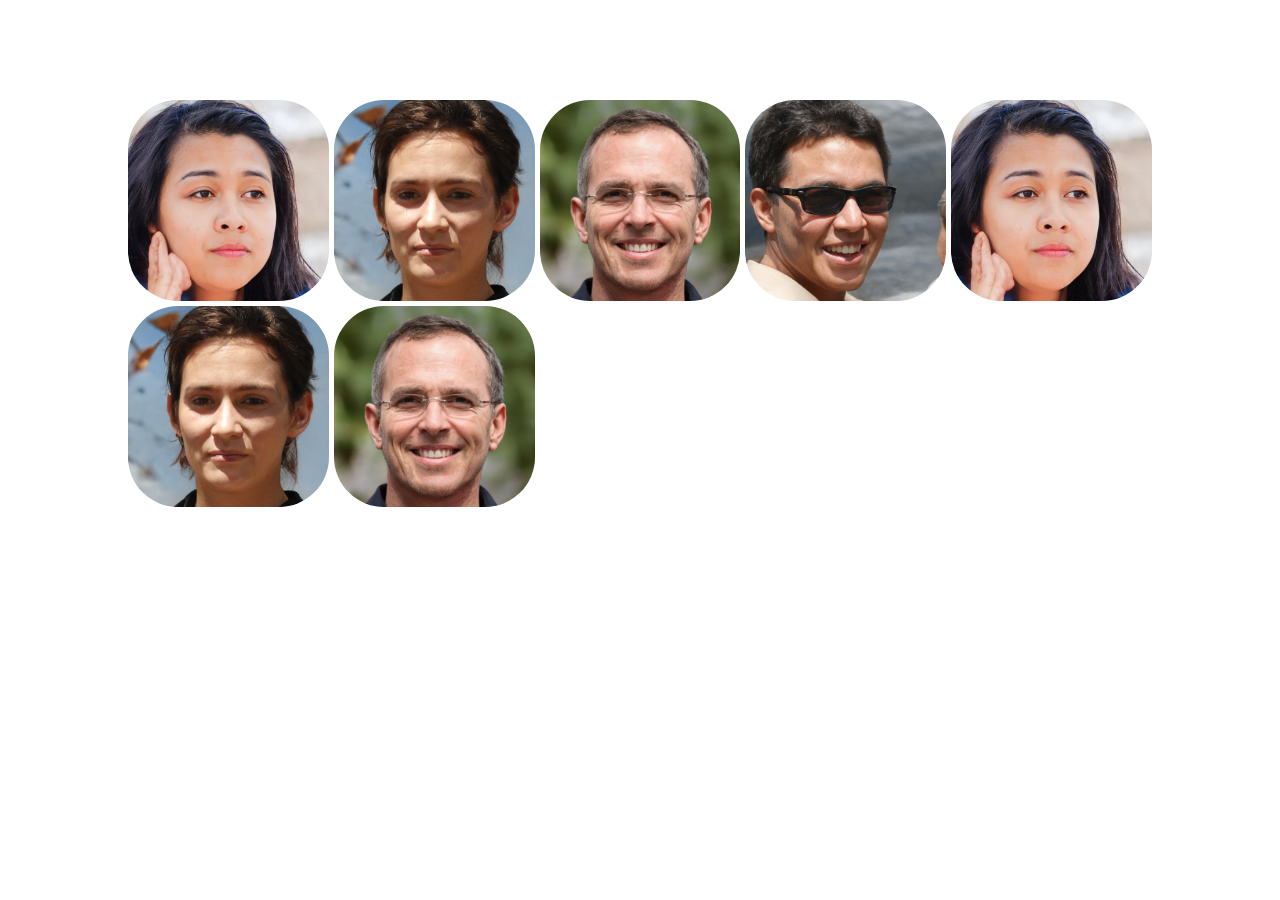
<file: 30 proyectos  con css/1_imagen_expande/index.html>
<!DOCTYPE html>
<html lang="en">
<head>
    <meta charset="UTF-8">
    <meta name="viewport" content="width=device-width, initial-scale=1.0">
    <title>Document</title>
    <link rel="stylesheet" href="styles.css">
</head>
<body>
    <div class="contenedor">
        <div class="contenedor-item ">
            <img src="images/1.jpg " alt="">
            
        </div>
        <div class="contenedor-item">
            <img src="images/2.jpg" alt="">
            
        </div>
        <div class="contenedor-item">
            <img src="images/3.jpg" alt="">
            
        </div>
        <div class="contenedor-item">
            <img src="images/4.jpg" alt="">
            
        </div>
        <div class="contenedor-item">
            <img src="images/1.jpg" alt="">
            
        </div>
        <div class="contenedor-item">
            <img src="images/2.jpg" alt="">
            
        </div>
        <div class="contenedor-item">
            <img src="images/3.jpg" alt="">
            
        </div>
        
    </div>

    <script src="script.js"></script>
</body>
</html>
</file>
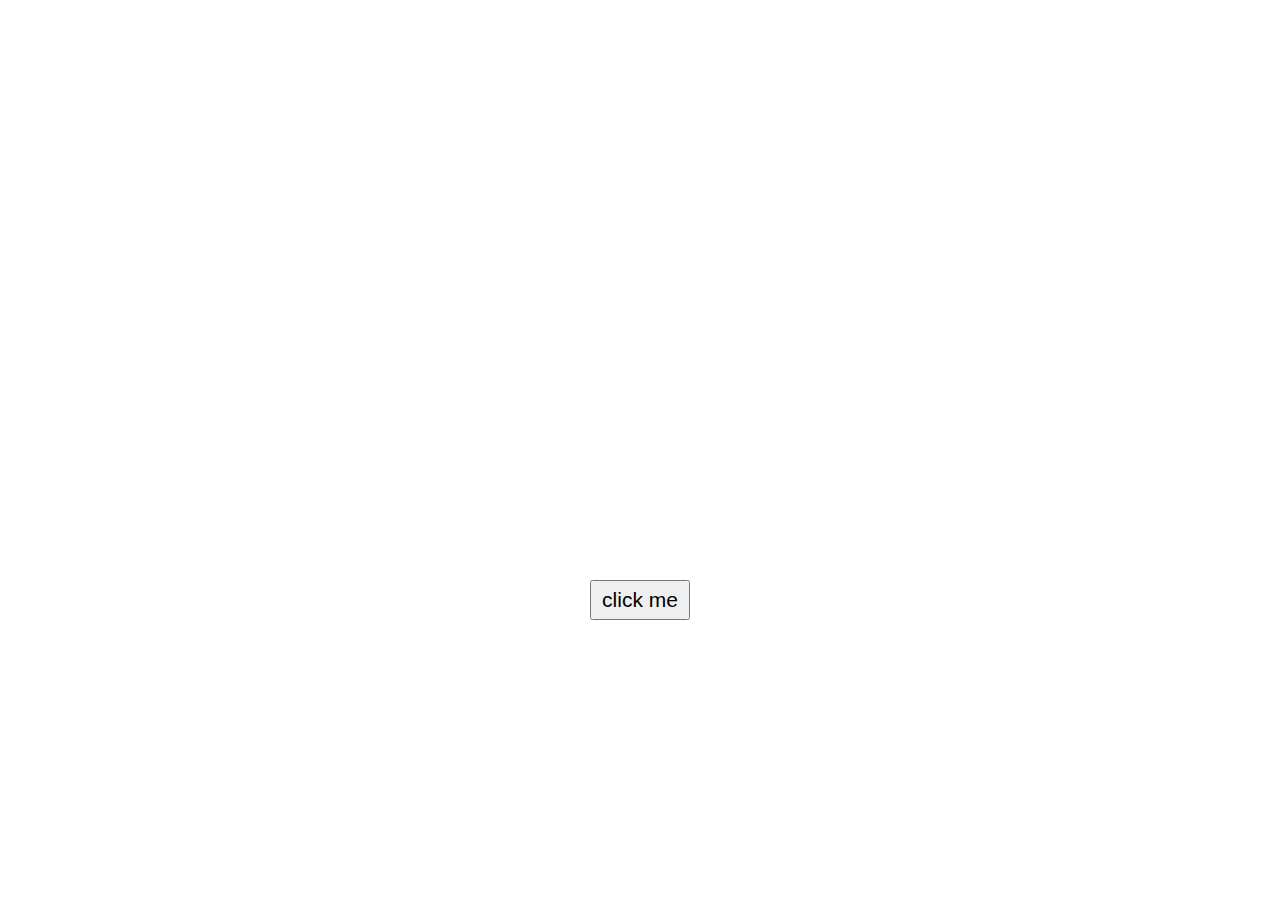
<file: 30 proyectos  con css/2_apiPerros/index.html>
<!DOCTYPE html>
<html lang="en">
<head>
    <meta charset="UTF-8">
    <meta name="viewport" content="width=device-width, initial-scale=1.0">
    <title>Document</title>
    <link rel="stylesheet" href="estilos.css">
</head>
<body>
    
    <div class="contenedor">
        <div class="contenido-imagen">
            
        </div>
        <button type="" class="buton"> click me</button>
    </div>
    
    <script src="script.js"></script>
</body>
</html>
</file>
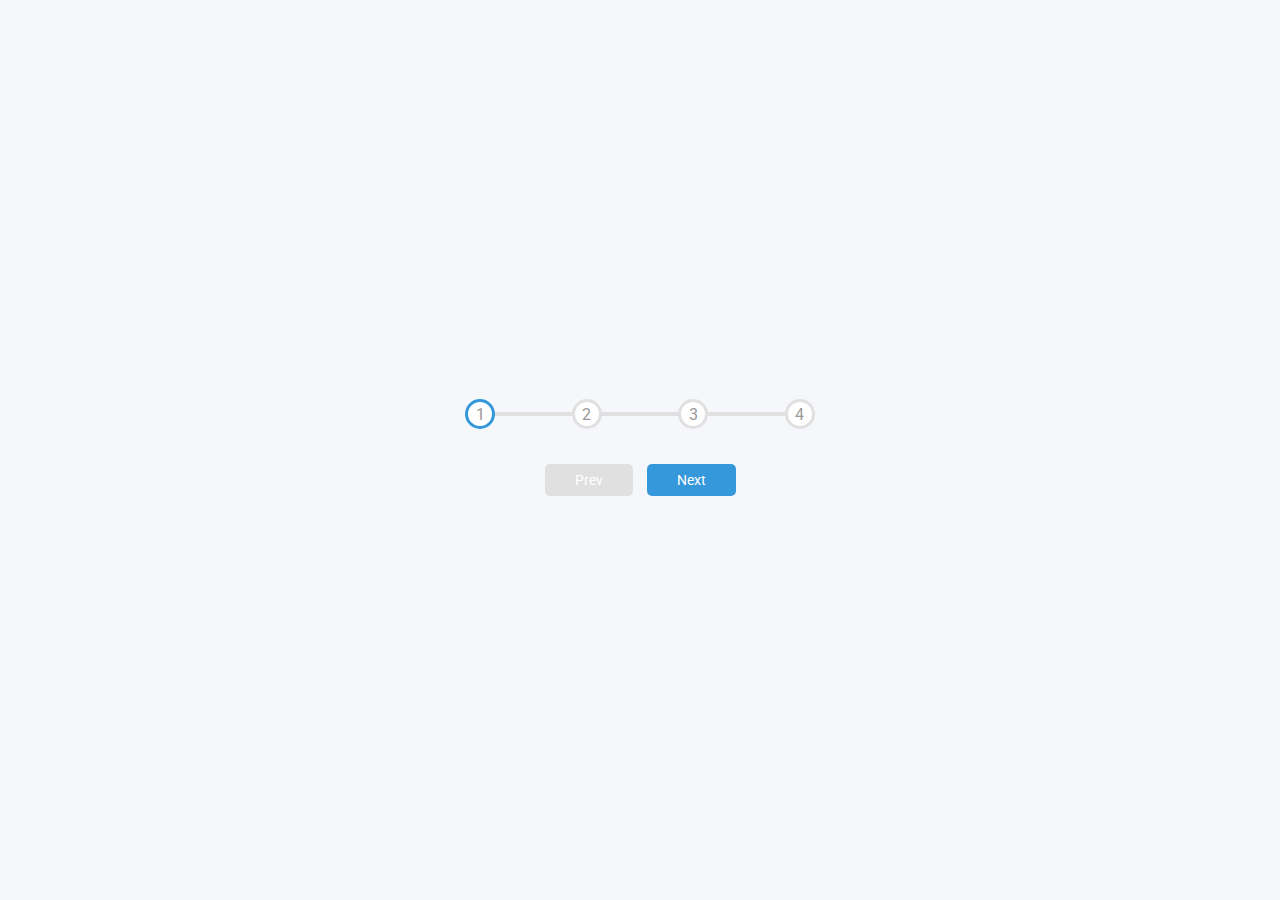
<file: 30 proyectos  con css/3_progres/index.html>
<!DOCTYPE html>
<html lang="en">
<head>
    <meta charset="UTF-8">
    <meta http-equiv="X-UA-Compatible" content="IE=edge">
    <meta name="viewport" content="width=device-width, initial-scale=1.0">
    <title>Document</title>
</head>

<style>
@import url('https://fonts.googleapis.com/css2?family=Roboto:wght@400;700&display=swap');

:root {
    --linear-border-fill: #3498db;
    --linear-border-empty: #e0e0e0;
}

* {
    box-sizing: border-box;
}

body {
    background-color: #f6f7fb;
    font-family: 'Roboto', sans-sarif;
    height: 100vh;
    display: flex;
    justify-content: center;
    align-items: center;
    overflow: hidden;
    margin: 0;
}

.container {
    text-align: center;
}

.progress-container {
    display: flex;
    justify-content: space-between;
    position: relative;
    margin-bottom: 30px;
    max-width: 100%;
    width: 350px;
}

.progress-container::before {
    content: '';
    background-color: var(--linear-border-empty);
    position: absolute;
    top: 50%;
    left: 0;
    width: 100%;
    height: 4px;
    transform: translateY(-50%);
    z-index: -1;
}

.progress {
    background-color: var(--linear-border-fill);
    position: absolute;
    top: 50%;
    left: 0;
    transform: translateY(-50%);
    height: 4px;
    width: 0;
    z-index: -1;
    transition: .4s ease-in;
}

.circle {
    background-color: #fff;
    color: #999;
    height: 30px;
    width: 30px;
    border: 3px solid var(--linear-border-empty);
    border-radius: 50%;
    display: flex;
    justify-content: center;
    align-items: center;

}

.circle.active {
    border-color: var(--linear-border-fill);
}

.btn {
    background-color: var(--linear-border-fill);
    color: #fff;
    padding: 8px 30px;
    margin: 5px;
    border: none;
    border-radius: 5px;
    font-family: inherit;
    font-size: 14px;
}

.btn:active {
    transform: scale(0.98);
}

.btn:focus {
    outline: 0;
}

.btn:disabled {
    background-color: var(--linear-border-empty);
    cursor: not-allowed;
}
</style>
<body>
    <div class="container">
        <div class="progress-container">
            <div class="progress" id="progress"></div>
            <div class="circle active">1</div>
            <div class="circle">2</div>
            <div class="circle">3</div>
            <div class="circle">4</div>
        </div>
        <button class="btn" id="prev" disabled>Prev</button>
        <button class="btn" id="next">Next</button>
    </div>

    
<script>
const progress = document.querySelector('#progress');
const prev = document.querySelector('#prev');
const next = document.querySelector('#next');
const circles = document.querySelectorAll('.circle');

let currentActive = 1;

next.addEventListener('click', () => {
    currentActive++;

    if (currentActive > circles.length) {
        currentActive = circles.length;
    }

    update();
})

prev.addEventListener('click', () => {
    currentActive--;

    if (currentActive < 1) {
        currentActive = 1;
    }

    update();
})

const update = () => {
    circles.forEach((circle, index) => {
        if (index < currentActive) {
            circle.classList.add('active');
        } else {
            circle.classList.remove('active');
        }
    })

    const actives = document.querySelectorAll('.active');

    progress.style.width = (actives.length - 1) / (circles.length - 1) * 100 + '%';

    if (currentActive === 1) {
        prev.disabled = true;
    } else if (currentActive === circles.length) {
        next.disabled = true;
    } else {
        prev.disabled = false;
        next.disabled = false;
    }

}

</script>
</body>
</html>
</file>
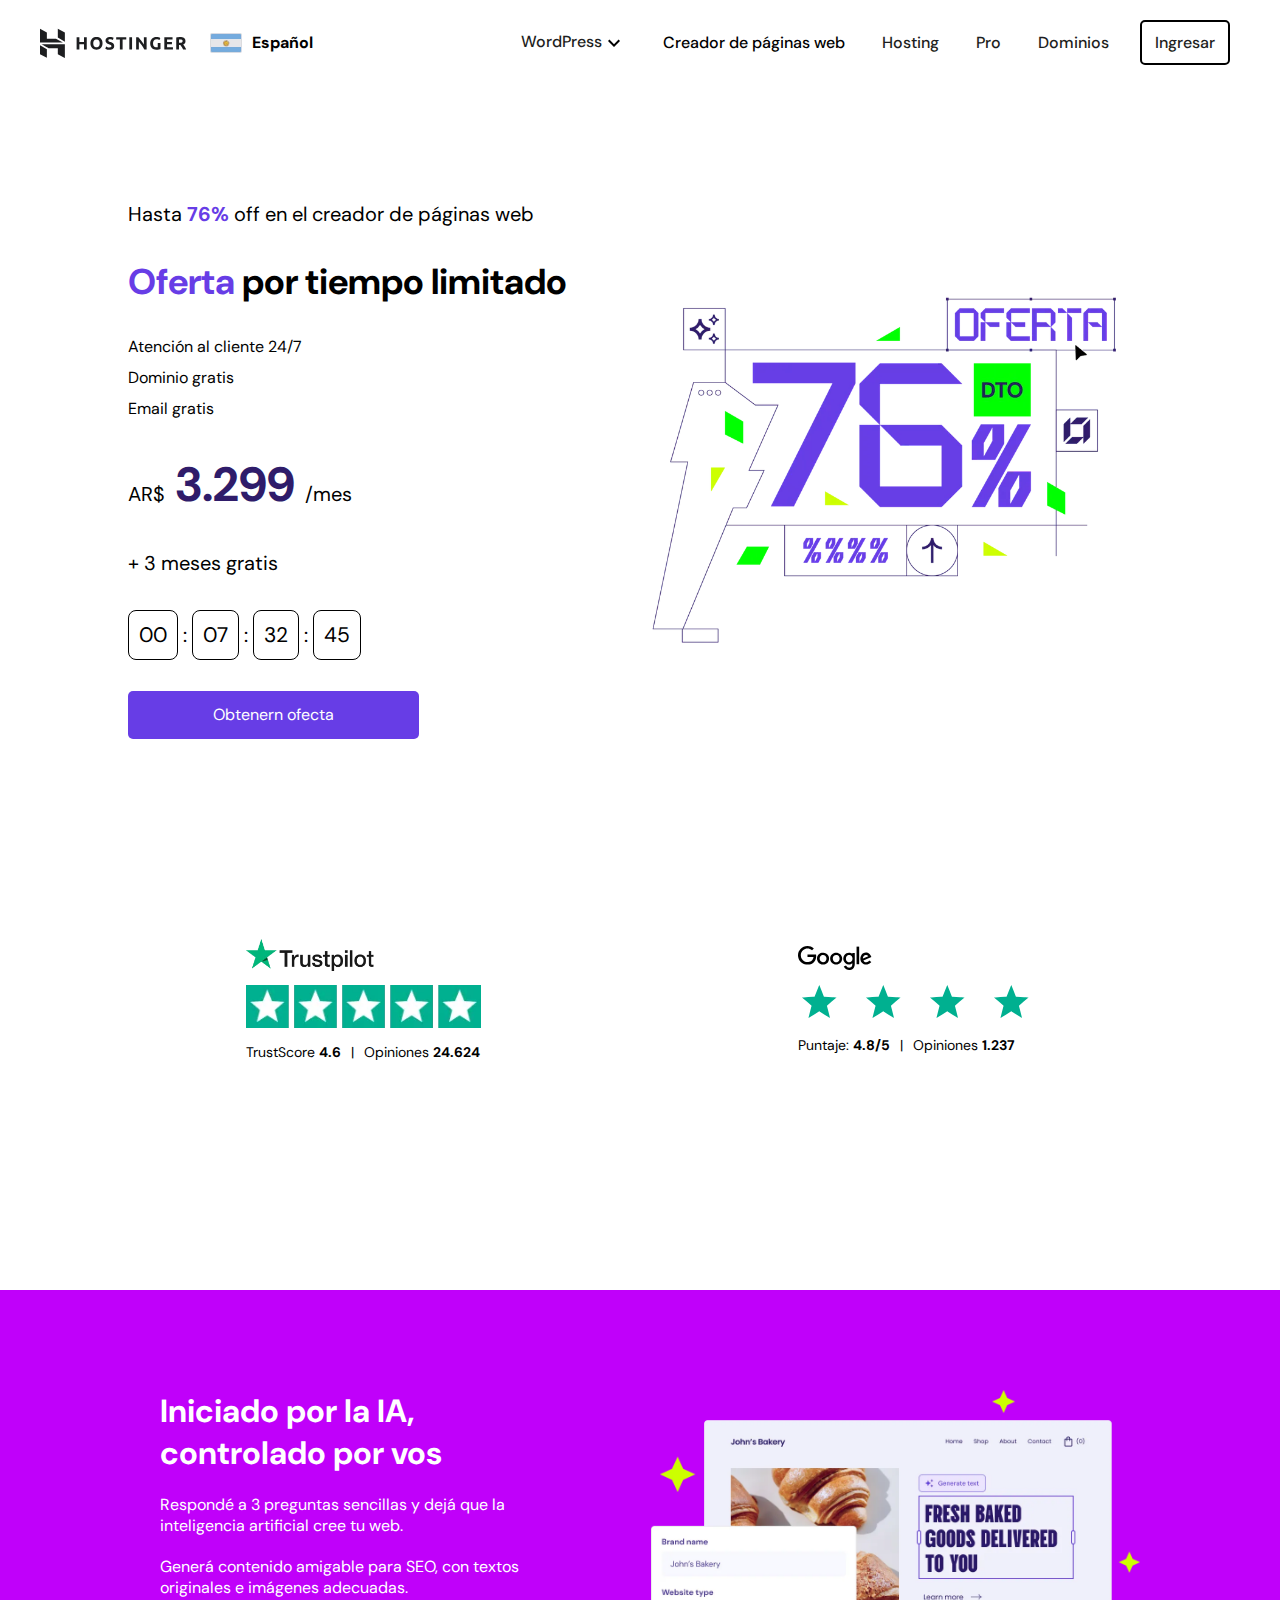
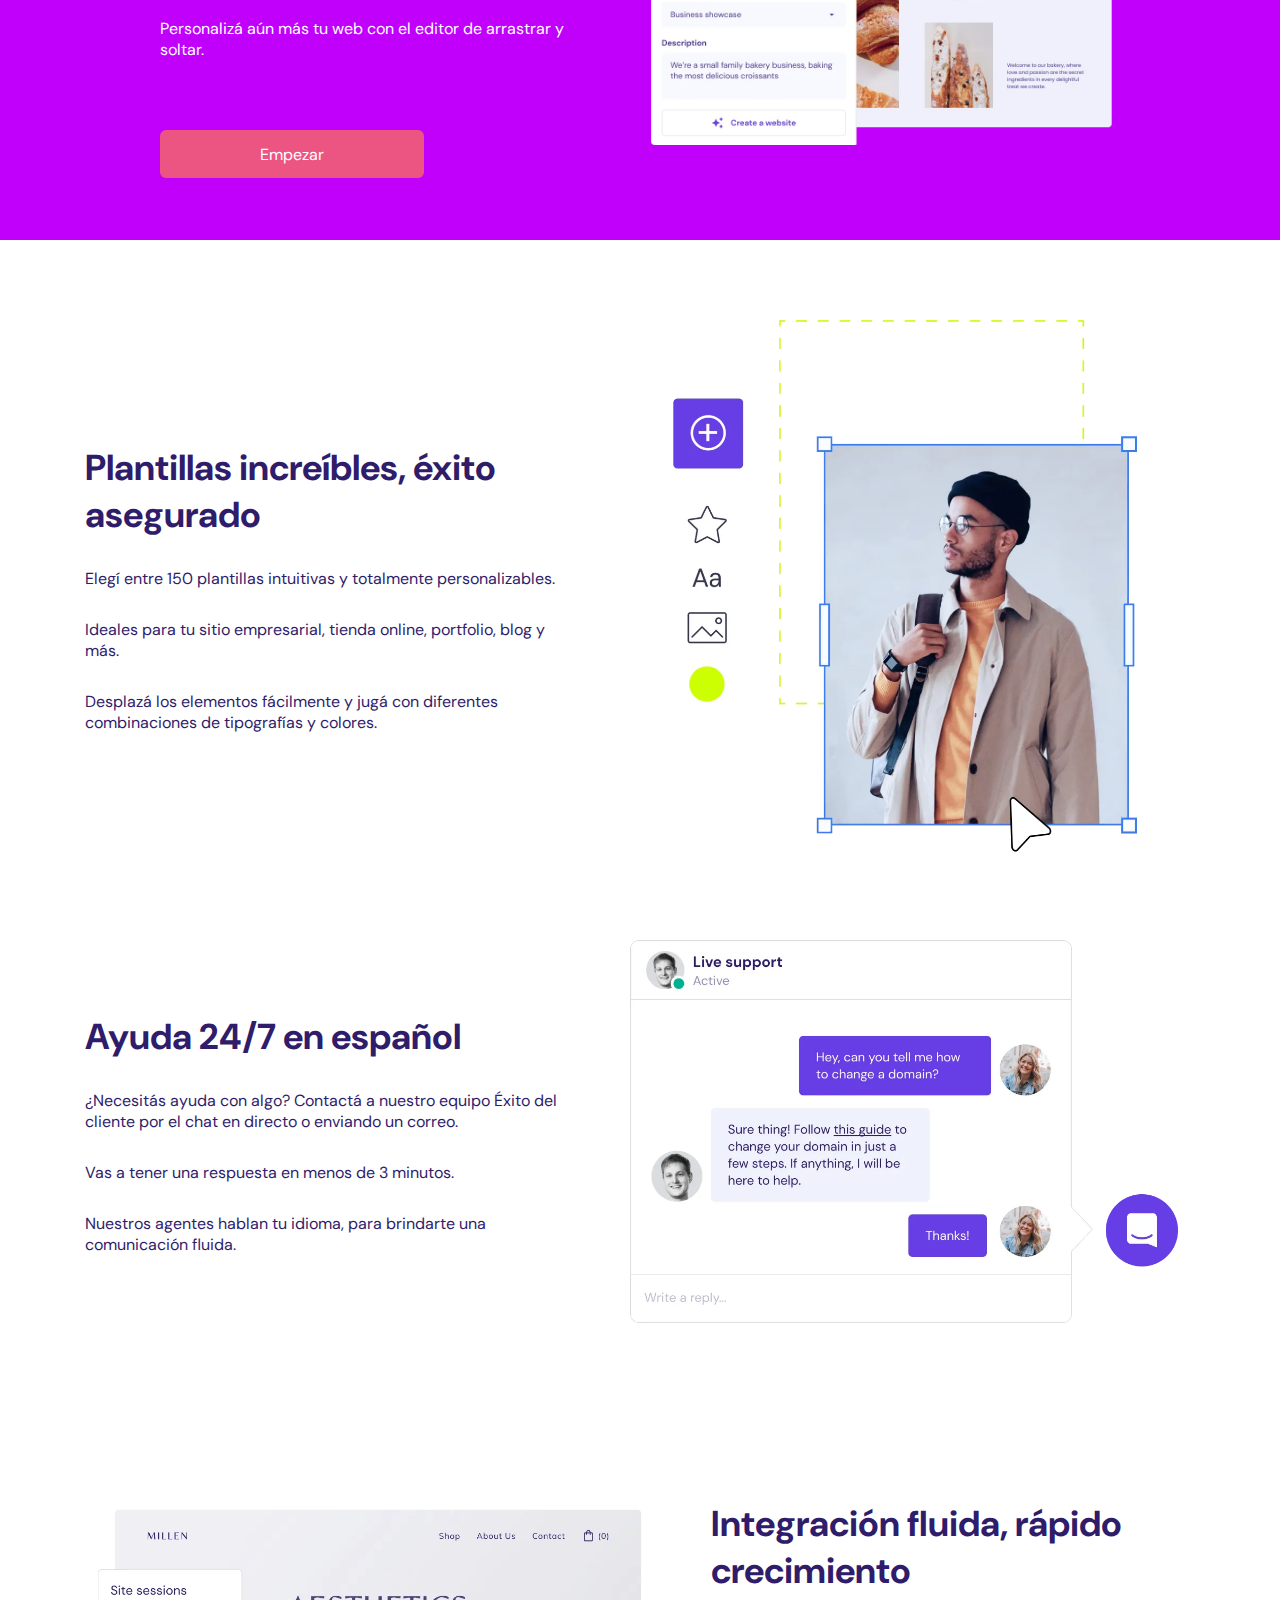
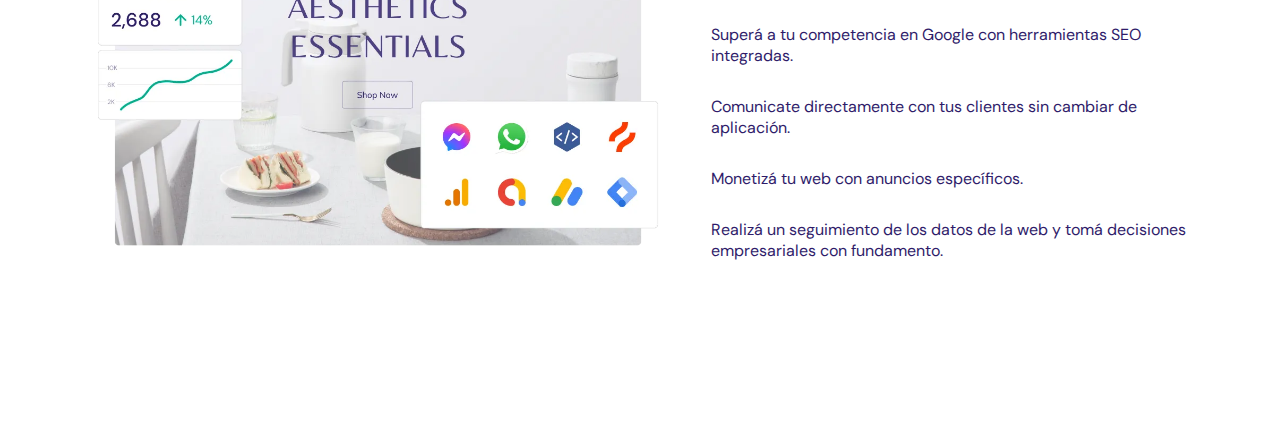
<file: pages_temp/1_hosting/index.html>
<!DOCTYPE html>
<html lang="es">

<head>
    <meta charset="UTF-8">
    <meta http-equiv="X-UA-Compatible" content="IE=edge">
    <meta name="viewport" content="width=device-width, initial-scale=1.0">
    <title>Web </title>
    <link rel="stylesheet" href="estilos.css">
    <link rel="preconnect" href="https://fonts.googleapis.com">
    <link rel="preconnect" href="https://fonts.gstatic.com" crossorigin>
    <link
        href="https://fonts.googleapis.com/css2?family=DM+Sans:opsz,wght@9..40,100..1000&family=Encode+Sans+Expanded:wght@100;200;300;400;500;600;700;800;900&display=swap"
        rel="stylesheet">
</head>

<body>
    <div>
        <header>
            <nav id="navk">
                <div class="logo-web-nav">
                    <div class="logo-host">
                        <img src="/pages_temp/1_hosting/images/hostinger-logo.svg" alt="">
                        <div class="arg-nav">
                            <div class="arg-img">
                                <a href=""><img src="/pages_temp/1_hosting/images/ar-2x.png" alt=""></a>
                            </div>
                            <p>Español</p>
                        </div>
                    </div>

                </div>
                <div class="toger-nav" id="open-x">
                    <img src="/pages_temp/1_hosting/images/ic-burger.svg" alt="">
                </div>
                <div class="toger-nav" id="x-close">
                    <img src="/pages_temp/1_hosting/images/ic-close.svg" alt="">
                </div>
                <div class="options-nav" id="nav-re">
                    <div class="word-nac a">
                        <p class="kka dro"> WordPress</p>
                        <img class="dro" id="dow-dro" src="/pages_temp/1_hosting/images/ic-arrow-down.svg" alt="">
                        <div id="d" class="b">
                            <div class="dropdow">
                                <a href="">
                                    <div class="dro-1 s">
                                        <div class="alo"></div>

                                        <div class="ks">
                                            <h3>Hosting WordPress</h2>
                                                <p>Funciones premium integradas y herramientas con IA incluidas.</p>
                                        </div>
                                    </div>
                                </a>
                                <a href="">
                                    <div class="dro-2 s">
                                        <div class="alo"></div>
                                        <div class="ks">
                                            <h3>WooCommerce administrado</h2>
                                                <p>Lanzá y hacé crecer tu sitio web de e-commerce.</p>
                                        </div>

                                    </div>
                                </a>
                            </div>
                            <div class="punro">

                            </div>
                        </div>
                    </div>
                    <div class="a">
                        <a href="">
                            <p style="color: black;">Creador de páginas web</p>
                        </a>
                    </div>
                    <div class="a">
                        <a href="">
                            <p> Hosting</p>
                        </a>
                    </div>
                    <div class="a">
                        <a href="">
                            <p> Pro</p>
                        </a>
                    </div>
                    <div class="a">
                        <a href="">
                            <p> Dominios</p>
                        </a>
                    </div>
                    <div class="a ingresar">

                        <a href="">Ingresar</a>

                    </div>
                </div>
            </nav>
        </header>
        <div class="midline">
            <section class="midsec">
                <section class="midsec1">
                    <p class="pa">Hasta <span>76%</span> off en el creador de páginas web</p>
                    <h2 class="ti"> <span>Oferta</span> por tiempo limitado</h2>
                    <ul>
                        <li>Atención al cliente 24/7</li>
                        <li>Dominio gratis</li>
                        <li>Email gratis</li>
                    </ul>
                    <div class="k">
                        <span class="arss">AR$</span>
                        <span class="do">3.299</span>
                        <span class="arss">/mes</span>
                    </div>
                    <div class="local">
                        <p>+ 3 meses gratis</p>
                    </div>
                    <div class="hora">
                        <div class="h">00</div>
                        <div>:</div>
                        <div class="h">07</div>
                        <div>:</div>
                        <div class="h">32</div>
                        <div>:</div>
                        <div class="h">45</div>
                    </div>


                    <div class="buton">
                        <button><a href="">Obtenern ofecta</a></button>
                    </div>


                </section>
                <section class="midsec2">
                    <img src="/pages_temp/1_hosting/images/website-builder.png" alt="">

                </section>
            </section>


        </div>



        <div class="spaces-grid">
            <div class="space-cont">
                <div class=" space-opin">
                    <div class="space1">
                        <div><img src="/pages_temp/1_hosting/images/mid_archivos/trustpilot-green-dark-2x.png" alt="">
                        </div>
                        <div>
                            <div><img src="/pages_temp/1_hosting/images/mid_archivos/rating-star-square-bg-2x.png"
                                    alt=""></div>

                        </div>
                        <div class="opi-c">
                            <p>TrustScore <span>4.6</span></p>
                            <div>|</div>
                            <div>
                                <p>Opiniones <span>24.624</span></p>
                            </div>
                        </div>
                    </div>
                </div>

                <div class=" space-opin">
                    <div  class="space1">
                        <div><img src="/pages_temp/1_hosting/images/mid_archivos/google-dark.svg" alt=""></div>
                        <div class="start-space">
                            <div><img src="/pages_temp/1_hosting/images/mid_archivos/ic-star.svg" alt=""></div>
                            <div><img src="/pages_temp/1_hosting/images/mid_archivos/ic-star.svg" alt=""></div>
                            <div><img src="/pages_temp/1_hosting/images/mid_archivos/ic-star.svg" alt=""></div>
                            <div><img src="/pages_temp/1_hosting/images/mid_archivos/ic-star.svg" alt=""></div>

                        </div>
                        <div class="opi-c">
                            <p>Puntaje: <span>4.8/5</span></p>
                            <div>|</div>
                            <div>
                                <p>Opiniones <span>1.237</span></p>
                            </div>
                        </div>
                    </div>
                </div>
            </div>
        </div>

        <div class="tex-cente-sec">

            <div class="div-cen">
                <div class="ini1">
                    <h2>Iniciado por la IA, controlado por vos</h2>
                    <p>Respondé a 3 preguntas sencillas y dejá que la inteligencia artificial cree tu web.</p>
                    <p>Generá contenido amigable para SEO, con textos originales e imágenes adecuadas.</p>
                    <p>Personalizá aún más tu web con el editor de arrastrar y soltar.</p>
                    <div class="ps">

                    <button>Empezar</button>
                    </div>
                </div>

                <div class="ini2">
                    <img src="/pages_temp/1_hosting/images/mid_archivos/easy-start.png" alt="">
                </div>
            </div>
        </div>

        <div class="card_main">
            <div class="card_midh1">
                <div class="text_car">
                    <h2>Plantillas increíbles, éxito asegurado</h2>
                    <p>Elegí entre 150 plantillas intuitivas y totalmente personalizables.</p>
                    <p>Ideales para tu sitio empresarial, tienda online, portfolio, blog y más.</p>
                    <p>Desplazá los elementos fácilmente y jugá con diferentes combinaciones de tipografías y colores.</p>
                </div>
                <div class="img_card">
                    <img src="/pages_temp/1_hosting/images/mid_archivos/content-carousel-second.png" alt="">
                </div>
            
            </div>
    
    
            <div class="card_midh1">
                <div class="text_car">
                    <h2>Ayuda 24/7 en español</h2>
                    <p>¿Necesitás ayuda con algo? Contactá a nuestro equipo Éxito del cliente por el chat en directo o enviando un correo.</p>
                    <p>Vas a tener una respuesta en menos de 3 minutos.</p>
                    <p>Nuestros agentes hablan tu idioma, para brindarte una comunicación fluida.</p>
                </div>
                <div class="img_card">
                    <img src="/pages_temp/1_hosting/images/mid_archivos/support-2x-new.png" alt="">
                </div>
    
            </div>
    
    
            <div class="card_midh1">
                <div class="img_card">
                    <img  src="/pages_temp/1_hosting/images/mid_archivos/integrations-2x.png"alt="">
                </div>
                <div class="text_car">
                    <h2>Integración fluida, rápido crecimiento</h2>
                    <p>Superá a tu competencia en Google con herramientas SEO integradas.</p>
                    <p>Comunicate directamente con tus clientes sin cambiar de aplicación.</p>
                    <p>Monetizá tu web con anuncios específicos.</p>
                    <p>Realizá un seguimiento de los datos de la web y tomá decisiones empresariales con fundamento.</p>
                </div>
    
            </div>
        </div>
        <div>
            
        </div>

    </div>




    <script src="escript.js"></script>
</body>

</html>
</file>
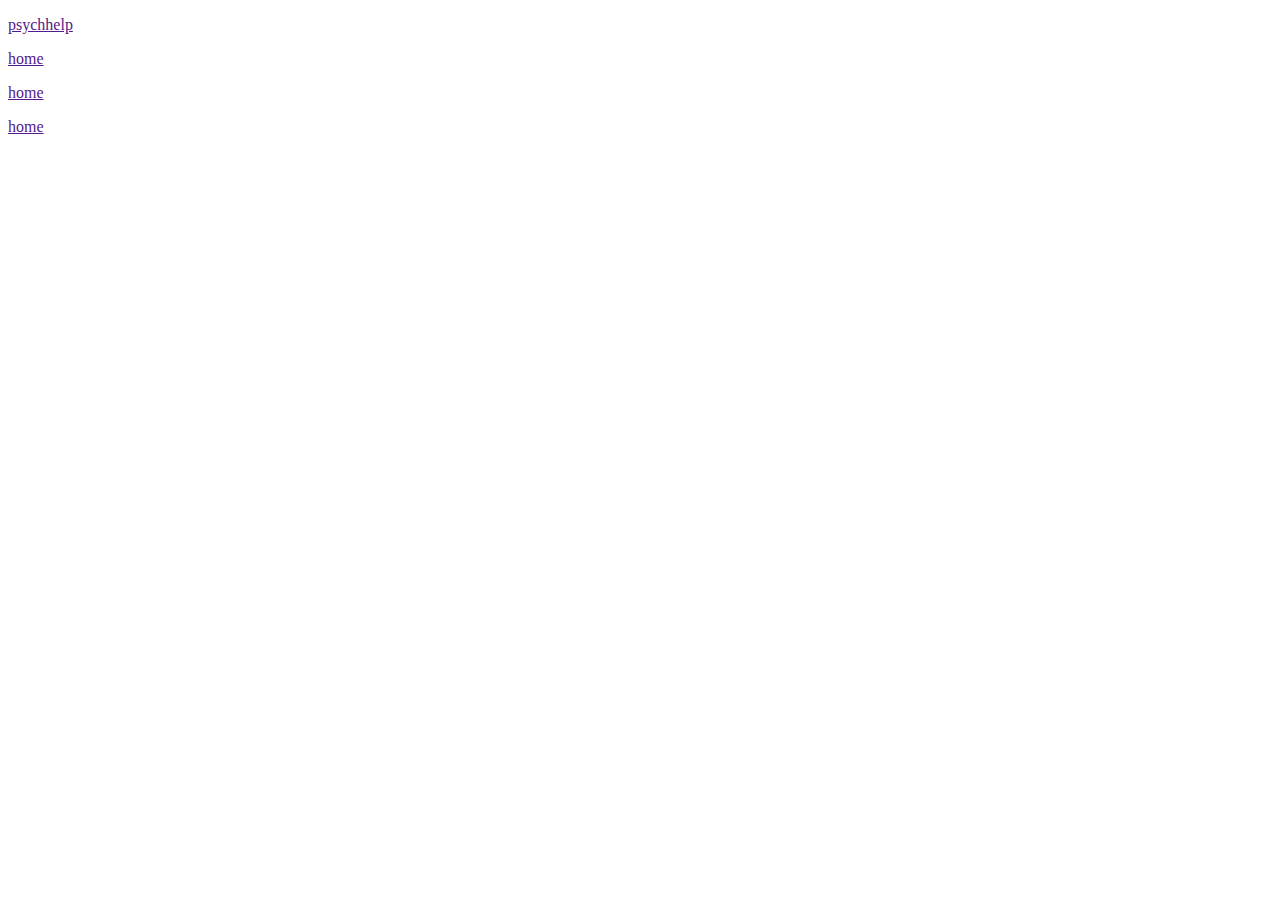
<file: pages_temp/2_psster/index.html>
<!DOCTYPE html>
<html lang="en">
<head>
    <meta charset="UTF-8">
    <meta name="viewport" content="width=device-width, initial-scale=1.0">
    <title>Document</title>
</head>
<body>
    <header>
        <nav>
            <div class="logo-nav">
                <a href=""><p>psychhelp</p></a>
            </div>
            <div class="opcion-nav">
                
            <a href=""><p> home</p></a>
            <a href=""><p> home</p></a>
            <a href=""><p> home</p></a>

            </div>
        </nav>
    </header>
    <!-- no ido -->
</body>
</html>
</file>
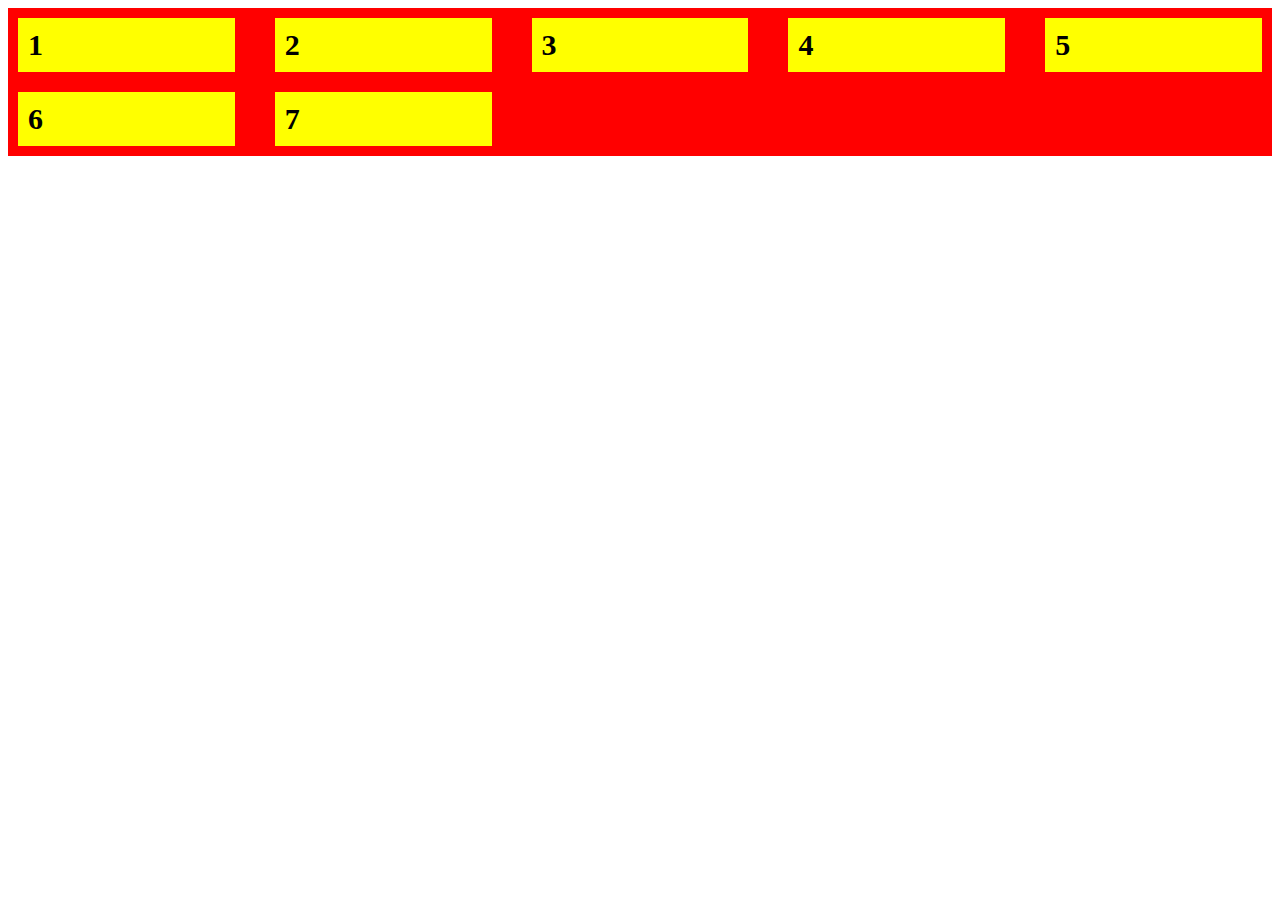
<file: curso_css/clase1.html>
<!DOCTYPE html>
<html lang="en">
<head>
    <meta charset="UTF-8">
    <meta http-equiv="X-UA-Compatible" content="IE=edge">
    <meta name="viewport" content="width=device-width, initial-scale=1.0">
    <title>Document</title>
</head>
<style>
    .out{
        display: grid;
        background-color: red;
        padding: 10px;
        
        grid-template-columns: repeat(auto-fit, minmax(200px, 1fr));
        grid-template-rows: auto auto;
        column-gap: 40px;
        row-gap: 20px;
        align-items: center;
    }
    .out > div{
        background-color: yellow;
        padding: 10px;
        font-size: 30px;
        font-weight: bolder;
    }
</style>
<body>
    <div class="out">
        <div class="in" >1</div>
        <div class="in" >2</div>
        <div class="in" >3</div>
        <div class="in" >4</div>
        <div class="in" >5</div>
        <div class="in" >6</div>
        <div class="in" >7</div>
    </div>
</body>
</html>
</file>
<file: 30 proyectos  con css/1_imagen_expande/styles.css>
* {
    margin: 0;
    padding: 0;
    box-sizing: border-box;
}

.contenedor {
    width:80%;
    height: auto;
    
    margin: auto;
    margin-top: 100px;
    display: grid; 
    gap: 3rem;
    grid-template-columns: repeat(5, 2fr);
    grid-template-rows: repeat(1, 1fr);
    gap: 5px;
}

.contenedor-item img {
    height: 100%;
    max-width: 100%;
    border-radius: 50px;
}

.contenedor-item {
    width: 100%;
    height: 100%;

    display: flex;
    flex-direction: column;
    justify-content: center;
    align-items: center;
    text-align: center;

    cursor: pointer;

    
}
.a{
    grid-column: span 2;
    grid-row: span 2;
    
    
}
.a img{
    height:auto;
    max-width:"100%";
    
    background-position: center;
    background-position: center;
    background-repeat: no-repeat;
    background-size: cover;
    border-radius: 40px;
}
.a p{
    z-index: -1;
    
}
.buton{
    margin: auto;
    margin-top: 20px;
    width: 100px;
    
    
}
.buton a{
    cursor: pointer;
    text-align: center;
    
    
    padding: 10px;
    border-radius: 10%;
    color: white;
    width: 150px;
    height: 49px;
    background-color: rgb(225, 133, 20);
    text-decoration: none;
    font-size: 24px;

}
</file>
<file: 30 proyectos  con css/2_apiPerros/estilos.css>
*{
    margin: 0;
    padding: 0;
    box-sizing: border-box;
}
.erorr{
    color: red;
}
.contenedor{
 
    height: 600px;
    width: 500px;
    margin: auto;
    margin-top: 100px;
    text-align: center;
    border-radius: 20px;
}
.contenido-imagen{
    height: 80%;
    width: 100%;
    
}
img{
    max-width: 100%;
    max-height: 100%;
    background-position: center;
    border-radius: 30px;
}
button{
    margin: auto;
    width: 100px;
    height: 40px;
    font-size: 21px;
    cursor: pointer;
}
</file>
<file: pages_temp/1_hosting/estilos.css>
* {
    margin: 0;
    padding: 0;
    box-sizing: border-box;
    font-family: 'DM Sans';

}
a{
    cursor: pointer;
    text-decoration: none;
}
header {
    width: 100%;
    min-height: 88px;
    background-color: rgb(255, 255, 255);
    position: fixed;
    z-index: 33331;

}

nav {
    display: flex;
    align-items: center;
    justify-content: center;
    position: absolute;
    width: 100vw;
    z-index: 99;
    padding: 20px 40px;
    background-color: #fff;
}

.logo-web-nav {
    display: flex;
    justify-content: center;
    align-items: center;
    flex-grow: 1;
}

.logo-host {
    display: flex;
    justify-content: center;
    align-items: center;
}

.logo-web-nav div {
    width: 100%;

}

.arg-nav {
    display: flex;
    margin-left: 23px;
    justify-content: start;
    align-items: center;
}

.arg-nav div {
    width: 32px;
    height: 20px;

}

.arg-nav img {
    max-width: 100%;
}

.arg-nav p {
    margin-left: 10px;
    margin-right: 14px;
    font-weight: 700;

}

.options-nav {
    font-weight: 100;
    height: 72;
    display: flex;
    justify-content: center;
    align-items: center;
    gap: 15px;
    border: 0;
    font-weight: 100;
    margin: 0;
    padding: 0;
    text-decoration: none;
    vertical-align: baseline;
}

.word-nac {
    display: flex;
    position: relative;
    padding-right: 15px;

}

.word-nac .kka {
    cursor: pointer;
}

.word-nac img {
    cursor: pointer;
}

.options-nav .a {
    padding: 6px;
    margin-right: 10px;

}

.options-nav div img {
    max-width: 24px;
    max-height: 24px;

}

.options-nav div a p {
    color: #1d1e20;
    font-weight: 500;

}

.options-nav div p {
    color: #1d1e20;
    font-weight: 500;

}

.options-nav div a {
    color: #1d1e20;
    font-weight: 500;
    text-decoration: none;

}

.toger-nav {
    display: none;
}

.ingresar {
    border: 2px solid black;
    border-radius: 5px;
    text-align: center;
    display: flex;
    justify-content: center;
    align-items: center;
    padding: 0;
}

.ingresar a {
    padding: 4px 7px;
}

.dropdow {
    width: 408px;
    padding: 10px;
    background-color: rgb(252, 252, 252);
    position: absolute;
    top: 40px;
    right: -166px;
    border-radius: 5px;
    box-shadow: 2px 0 5px #010101b3;

}

.dropdow a:hover {
    transform: scale(2);
    background: mediumturquoise;
}

.punro {
    width: 24px;
    height: 40px;
    transform: rotate(45deg);
    background-color: rgba(3, 3, 3, 0.785);
    position: absolute;
    top: 30px;
    right: 30px;
    z-index: -99;
}

.b {
    box-shadow: 2px 0 5px #010101b3;
    display: none;
}

.s {
    display: flex;
    justify-content: center;
    align-items: center;
    margin: 15px;
    transition: all 100ms;
}

.s:hover {
    transform: scale(1.03);
}

.dropdow div .alo {
    width: 60px;
    height: 44px;
    background-size: contain;
    background-position: center;
    background-repeat: no-repeat;
}

.dro-1 .alo {
    background-image: url("/pages_temp/1_hosting/images/ic-wordpress.svg");

}

.dro-2 .alo {
    background-image: url("/pages_temp/1_hosting/images/ic-woocommerce.svg");
    background-size: contain;
    background-position: center;
    background-repeat: no-repeat;
}

.ks {
    padding-left: 16px;
    margin-left: 20px;
}

.dro {
    transition: transform 0.5s ease;
}

/* midline */

.midline {

    padding-top: 130px;
    width: 100%;
    height: 730px;
}

.midsec {
    width: 80%;
    height: 100%;
    margin: 40px auto;
    display: flex;
    justify-content: space-between;


}

.midsec1 {
    width: 50%;
    height: 100%;
    display: flex;
    flex-direction: column;
    justify-content: space-evenly;
    align-items: start;
    text-align: start;
}

.midsec1 .pa {
    font-size: 20px;
}

.midsec1 .pa span {
    font-weight: 700;
    color: #673de6;
}

.midsec1 h2 {
    font-size: 36px;
}

.midsec1 h2 span {
    font-weight: 700;
    color: #673de6;
}

.midsec1 ul {
    align-items: start;
    display: flex;
    flex-direction: column;
    gap: 10px;
    margin-bottom: 2px;
    list-style: none;
}

.midline .k {
    font-size: 48px;
}
.midline .k .do{
    font-weight: 700;
    color: #2f1c6a;
}

.midsec1 .k .arss {
    font-size: 0.416667em;
}

.midsec1 .local p {
    font-size: 20px;
    line-height: 32px;
}

.midsec1 .hora{
    display: flex;
    justify-content: center;
    align-items: center;
    gap: 5px;
    font-size: 21px;
}
.midline .hora .h{
    border: 1px solid black;
    padding: 10px;
    border-radius: 8px;

}

.midsec1 .buton {
    cursor: pointer;
    width: 100%;
    align-items: start;
    display: flex;
    flex-direction: column-reverse;
    gap: 6px;
    justify-content: center;
}
.midsec1 a{
    cursor: pointer;
}

.midsec1 .buton button {
    cursor: pointer;
    width: 291px;
    height: 48px;
    font-size: 16px;
    background-color: #673de6;
    color:#fff;
    border: none;
    border-radius: 5px;

}
.midsec1 .buton button a {
    color: #fff;
}

.midsec2 {
    width: 54.61%;
    height: 100%;
    display: flex;
    justify-content: center;
    align-items: center;
    position: relative;
    max-width: 616px;
    margin: auto;
}

.midsec2 img {
    background-size: contain;
    display: block;
    height: auto;
    max-width: 100%;
}

/* 
SPACES-GRID */



.spaces-grid{
    height: 260px;
    padding-top: 100px;
    margin-bottom: 200px;
    margin-top: 100px;
}
.space-cont{
    width: 96%;
    
    margin: auto;
    display: flex;
    justify-content: center;
    align-items: center;
}
.space-cont img{
    width: 100%;
}
.space-opin{
    width: 552px;
    height: 140px;
    display: flex;
    flex-direction: column;
    justify-content: center;
    align-items: center;
}
.start-space{
    width: 100%;
    display: flex;
    justify-content: center;
    gap: 40px;
    align-items: center;
}
.start-space img{
    width: 24px;
    height: 24px;
    transform: scale(1.5);
}

.space1{
    width: 235px;
    height: 140px;
    display: flex;
    flex-direction: column;
    justify-content: space-evenly;
    align-items: start;
}

.opi-c{
    display: flex;
    justify-content: center;
    align-items: center;
    gap: 10px;
    font-size: 14px;
}
.opi-c span{
    font-weight: 700;
}






/* 
texto cenro de ahi */
.tex-cente-sec{
    height: 550px;
    background-color: rgb(192, 0, 250);
    color: #fff;
    margin-bottom: 100px;
    
}
.div-cen{
    display: flex;
    justify-content: space-between;
    height: 400px;
    max-width: 1000px;
    margin: auto;
   
    padding-top: 100px;
    
}
.ini1{
    width: 40.43%;
    display: flex;
    flex-direction: column;
    gap: 20px;
    justify-content: space-between;
    align-items: start;
    margin-left: 20px;

}
.ini1 h2{
    font-size: 32px;
    color: #fff;
}
.ini1 p{
    font-family: inherit;
  font-size: 16px;
}
.ps{
    margin-top: 50px;
}
.ini1 button{
    width: 264px;
    height: 48px;
    font-size: 16px;
    background-color:#ec5481;
    border: none;
    border-radius: 6px;
    color: #fff;
}
.ini2{
    width: 48.94%;
}

.ini2 img{
    width: 100%;
}


/* 
CARD_MIDLI */
.card_main{
    margin-bottom: 100px;
}
.card_midh1{
    height: 496px;
    display: flex;
    justify-content: center;
    align-items: center;
    gap: 40px;
    max-width: 1198px;
    margin: auto ;
    margin-bottom: 50px;
}

.text_car{
    width: 40.43%;
    display: flex;
    flex-direction: column;
    justify-content: space-between;
    gap: 30px;
    align-items: start;
}
.text_car h2{
    font-size: 36px;
    color: #2f1c6a;
}
.text_car p{
    font-size: 16px;
    color: #2f1c6a;
}
.img_card{
    width: 48.94%;
}


.img_card img{
    width: 100%;
    height: auto;
}







@media only screen and (min-width: 140px) and (max-width: 976px) {
    .div-cen{
        flex-direction: column;
        align-items: center;
        width: 90%;
    }
    .ini1{
        width: 68.94%;
        justify-content: center;
    }
    .ini2{
        width: 98.94%;
        justify-content: center;
    }
    .ps{
        margin: 0;
    }

    .ini1 button{
        width: 264px;
        height: 48px;
        font-size: 16px;
        background-color:#ec5481;
        border: none;
        border-radius: 6px;
        color: #fff;
    }


    .tex-cente-sec{
        height: 810px;
    }
    .spaces-grid{
        height: 600px;
    }
    .midline .k .do{
        font-size: 26px;
    }
    .midsec1 h2 {
        font-size: 24px;
    }
    .midline{
        height: auto;
    }
    .midsec {
        display: flex;
        flex-direction: column;
        gap: 50px;
        height: auto;
    }


    .midsec1 {
        width: 99%;
        height: auto;
        margin: auto;
        gap: 10px;
        justify-content: center;
        align-items: center;

    }

    .midsec2 {
        width: 99%;
        margin: auto;
    }
    .midsec1 .buton {
        display: flex;
        align-items: center;
        justify-content: center;
    }
    .midsec2 img {
        background-size: contain;
        display: block;
        height: auto;
        max-width: 100%;
    }
    .space-cont {
        flex-direction: column;
        gap: 100px;
        height: 100%;
        display: flex;
    }
    .space-opin{
        width: auto;
        
    }

}
@media only screen and (min-width: 140px) and (max-width: 476px) {
    .ini1{
        width: 98.94%;
        justify-content: center;
    }
    .ini2{
        width: 98.94%;
        margin-top: 59px;
    }
}
@media only screen and (min-width: 140px) and (max-width: 646px) {
    
    .text_car{
        width: 90.43%;
        
    }
    .img_card{
        width: 90.43%;
        
    }
    .card_midh1{
        display: flex;
        flex-direction: column;
        height: auto;
        gap: 9px;
        justify-content: space-evenly;
        align-items: center;
    }
   
    .text_car h2{
        font-size: 36px;
        color: #2f1c6a;
    }
    .text_car p{
        font-size: 16px;
        color: #2f1c6a;
    }
   
    
    
    .img_card img{
        width: 90%;
        height: auto;
        margin: auto;
    }
    
    

}

@media only screen and (min-width: 140px) and (max-width: 996px) {
    
    .header {
        position: relative;
        height: 100vh;
    }

    .arg-nav {
        font-size: 10px;
    }

    .toger-nav {
        display: block;
        position: absolute;
        cursor: pointer;
        top: 17px;
        right: 39px;
        width: 23px;
        height: 23px;
        font-size: 30px;
    }

    #x-close {
        display: none;
    }

    .logo-host img {
        font-size: 10px;
        width: 90px;
    }

    .toger-nav img {
        width: 23px;
        height: 23px;

    }

    .dropdow {
        width: 199px;
        left: 3px;
        right: 100px;
    }

    .alo {

        display: none;
    }

    nav {
        display: block;
        position: relative;
        background-color: aqua;
    }

    .options-nav {
        margin: auto;
        margin-top: 50px;
        width: 89%;
        height: 599px;

        display: none;
    }

    .a {
        margin: 30px;
    }

    .options-nav.active {
        display: flex;
        flex-direction: column;
        height: 100vh;
    }

    .navk {
        height: 100vh;
    }

}

@media (min-width: 996px) {
    #open-x {
        display: none;
    }

    #x-close {
        display: none;

    }
}
</file>
